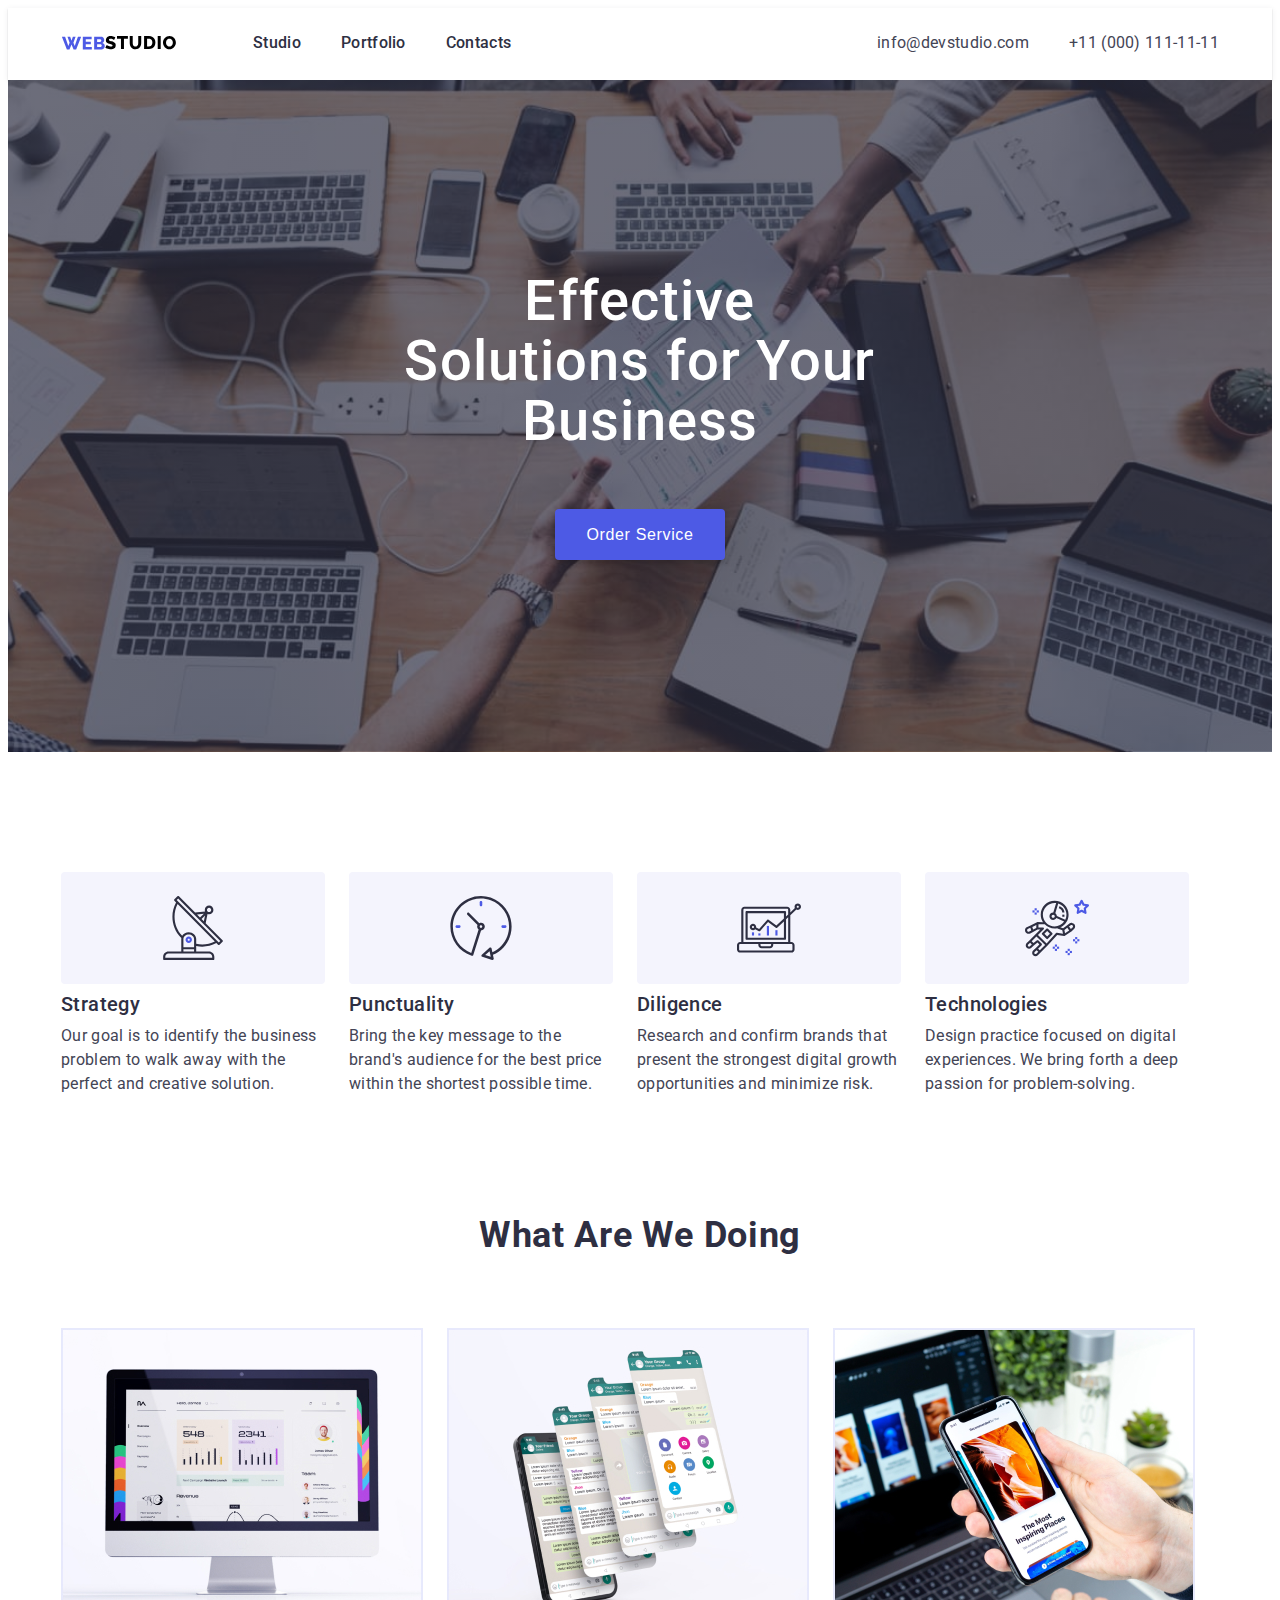
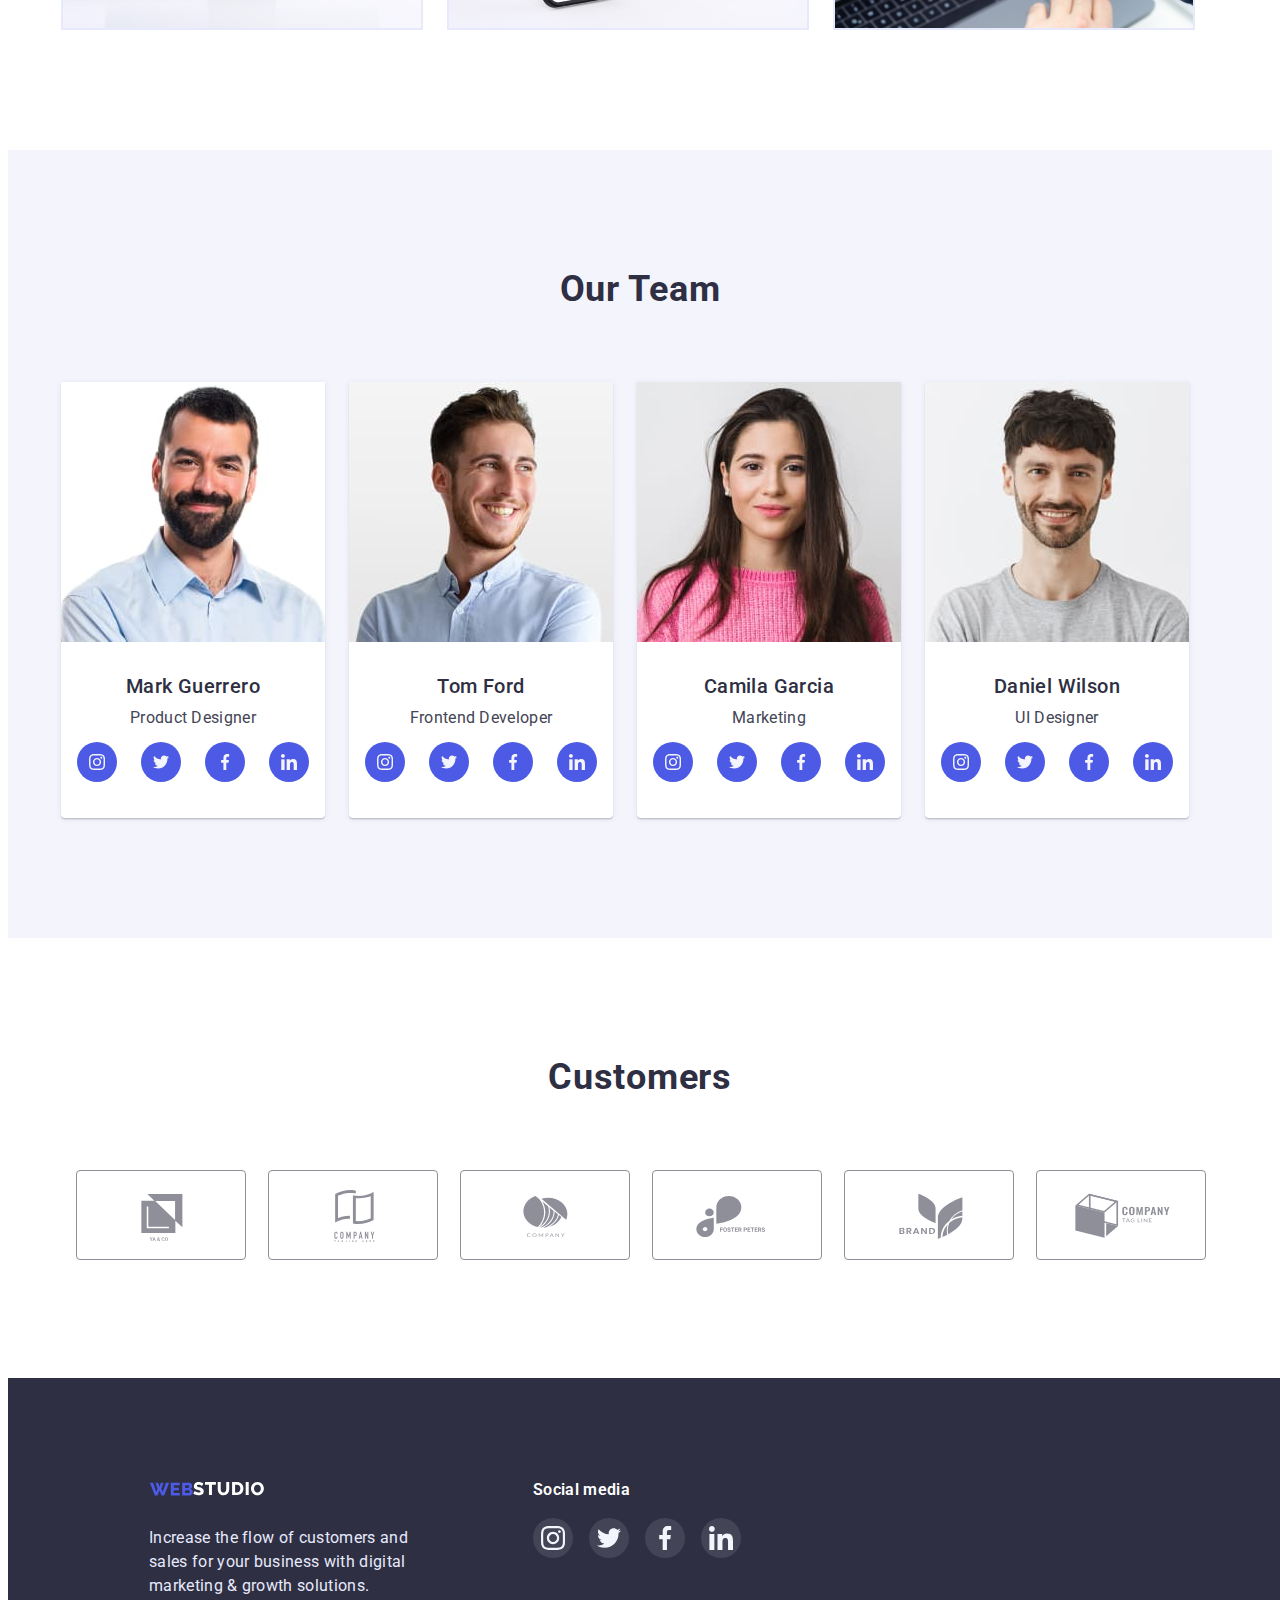
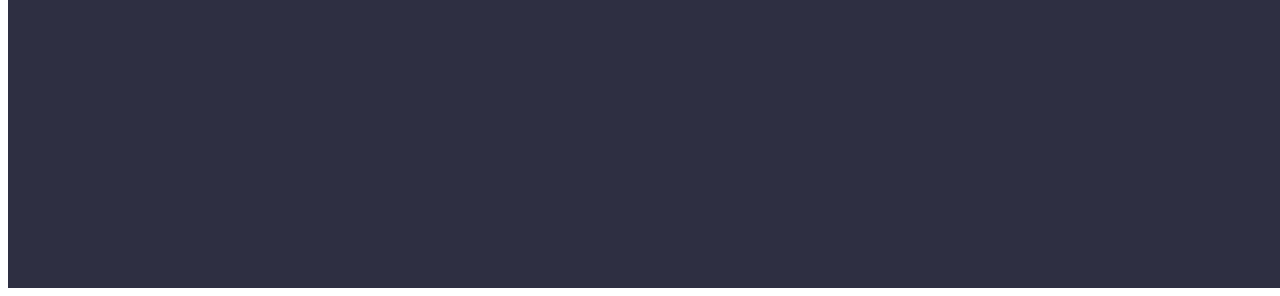
<file: index.html>
<!DOCTYPE html>
<html lang="en">
  <head>
    <meta charset="UTF-8" />
    <meta http-equiv="X-UA-Compatible" content="IE=edge" />
    <meta name="viewport" content="width=device-width, initial-scale=1.0" />

    <title>WebStudio</title>

    <!--fon-family-->

    <link rel="preconnect" href="https://fonts.googleapis.com" />
    <link rel="preconnect" href="https://fonts.gstatic.com" crossorigin />
    <link
      href="https://fonts.googleapis.com/css2?family=Raleway:wght@800&family=Roboto:wght@400;500;700;900&display=swap"
      rel="stylesheet"
    />

    <!--nornalize-->

    <link
      rel="stylesheet"
      href="https://cdnjs.cloudflare.com/ajax/libs/modern-normalize/1.1.0/modern-normalize.min.css"
      integrity="sha512-wpPYUAdjBVSE4KJnH1VR1HeZfpl1ub8YT/NKx4PuQ5NmX2tKuGu6U/JRp5y+Y8XG2tV+wKQpNHVUX03MfMFn9Q=="
      crossorigin="anonymous"
      referrerpolicy="no-referrer"
    />

    <!--base styles-->

    <link rel="stylesheet" href="./css/styles.css" />
  </head>

  <body>
    <!--Header-->
    <header class="page-header">
      <div class="container">
        <nav class="main-nav">
          <div class="logo-web">
            <a class="logo span link" href="/">
              <svg class="icon-Web" width="44" height="22">
                <use href="./images/icons.svg.svg#icon-Web"></use>
              </svg>
              <svg class="icon-Studio" width="71" height="22">
                <use href="./images/icons.svg.svg#icon-Studio"></use>
              </svg>
            </a>
          </div>

          <ul class="nav-list list">
            <li class="nav-item">
              <a class="nav-link link" href="./index.html">Studio</a>
            </li>
            <li class="nav-item">
              <a class="nav-link link" href="./portfolio.html">Portfolio</a>
            </li>
            <li class="nav-item">
              <a class="nav-link link" href="">Contacts</a>
            </li>
          </ul>
        </nav>
        <ul class="list contact-main">
          <li class="contact-item">
            <a class="contact-link link" href="mailto:info@devstudio.com">info@devstudio.com</a>
          </li>
          <li class="contact-item">
            <a class="contact-link link" href="tel:+11(000)1111111">+11 (000) 111-11-11</a>
          </li>
        </ul>
      </div>
    </header>

    <!--Maim Content-->
    <main>
      <section class="hero section overlay">
        <div class="container">
          <h1 class="hero-title">Effective Solutions for Your Business</h1>
          <button class="button" type="button">Order Service</button>
        </div>
      </section>

      <section class="service section">
        <div class="container">
          <h2 class="visually-hidden">Privileges</h2>
          <ul class="flex-container list feoture-list">
            <li class="service-list">
              <div class="thumb">
                <svg class="service-icon">
                  <use href="./images/icons.svg.svg#icon-antenna"></use>
                </svg>
              </div>
              <h3 class="service-title">Strategy</h3>
              <p class="flex-text">
                Our goal is to identify the business problem to walk away with the perfect and
                creative solution.
              </p>
            </li>
            <li class="service-list">
              <div class="thumb">
                <svg class="service-icon">
                  <use href="./images/icons.svg.svg#icon-clock"></use>
                </svg>
              </div>
              <h3 class="service-title">Punctuality</h3>
              <p class="flex-text">
                Bring the key message to the brand's audience for the best price within the shortest
                possible time.
              </p>
            </li>
            <li class="service-list">
              <div class="thumb">
                <svg class="service-icon">
                  <use href="./images/icons.svg.svg#icon-diagram"></use>
                </svg>
              </div>
              <h3 class="service-title">Diligence</h3>
              <p class="flex-text">
                Research and confirm brands that present the strongest digital growth opportunities
                and minimize risk.
              </p>
            </li>
            <li class="service-list">
              <div class="thumb">
                <svg class="service-icon">
                  <use href="./images/icons.svg.svg#icon-astronaut"></use>
                </svg>
              </div>
              <h3 class="service-title">Technologies</h3>
              <p class="flex-text">
                Design practice focused on digital experiences. We bring forth a deep passion for
                problem-solving.
              </p>
            </li>
          </ul>
        </div>
      </section>

      <section class="gallery-section section">
        <div class="container">
          <h2 class="section-title">What are we doing</h2>
          <ul class="list section-images">
            <li class="section-img">
              <img src="./images/gallery/desktop.jpg" alt="desktop" width="360" height="300" />
            </li>
            <li class="section-img">
              <img src="./images/gallery/display.jpg" alt="display" width="360" height="300" />
            </li>
            <li class="section-img">
              <img src="./images/gallery/phone.jpg" alt="phone" width="360" height="300" />
            </li>
          </ul>
        </div>
      </section>

      <section class="about section">
        <div class="container">
          <h2 class="section-title">Our Team</h2>
          <ul class="list about-list">
            <li class="about-item">
              <div class="card">
                <img src="./images/about/mark.jpg" alt="photo Mark" width="264" height="260" />
              </div>
              <div class="team-content-wraper">
                <h3 class="team-name">Mark Guerrero</h3>
                <p class="team-position">Product Designer</p>
                <ul class="social-list list">
                  <li class="social-list-item">
                    <a href="#" class="social-list-item-link">
                      <svg class="social-list-icon" width="16" height="16">
                        <use href="./images/icons.svg.svg#icon-instagram"></use>
                      </svg>
                    </a>
                  </li>
                  <li class="social-list-item">
                    <a href="#" class="social-list-item-link">
                      <svg class="social-list-icon" width="16" height="16">
                        <use href="./images/icons.svg.svg#icon-twitter"></use>
                      </svg>
                    </a>
                  </li>
                  <li class="social-list-item">
                    <a href="#" class="social-list-item-link">
                      <svg class="social-list-icon" width="16" height="16">
                        <use href="./images/icons.svg.svg#icon-facebook"></use>
                      </svg>
                    </a>
                  </li>
                  <li class="social-list-item">
                    <a href="#" class="social-list-item-link">
                      <svg class="social-list-icon" width="16" height="16">
                        <use href="./images/icons.svg.svg#icon-linkedin"></use>
                      </svg>
                    </a>
                  </li>
                </ul>
              </div>
            </li>

            <li class="about-item">
              <div class="card">
                <img src="./images/about/tom.jpg" alt="photo Tom" width="264" height="260" />
              </div>
              <div class="team-content-wraper">
                <h3 class="team-name">Tom Ford</h3>
                <p class="team-position">Frontend Developer</p>
                <ul class="social-list list">
                  <li class="social-list-item">
                    <a href="#" class="social-list-item-link">
                      <svg class="social-list-icon" width="16" height="16">
                        <use href="./images/icons.svg.svg#icon-instagram"></use>
                      </svg>
                    </a>
                  </li>
                  <li class="social-list-item">
                    <a href="#" class="social-list-item-link">
                      <svg class="social-list-icon" width="16" height="16">
                        <use href="./images/icons.svg.svg#icon-twitter"></use>
                      </svg>
                    </a>
                  </li>
                  <li class="social-list-item">
                    <a href="#" class="social-list-item-link">
                      <svg class="social-list-icon" width="16" height="16">
                        <use href="./images/icons.svg.svg#icon-facebook"></use>
                      </svg>
                    </a>
                  </li>
                  <li class="social-list-item">
                    <a href="#" class="social-list-item-link">
                      <svg class="social-list-icon" width="16" height="16">
                        <use href="./images/icons.svg.svg#icon-linkedin"></use>
                      </svg>
                    </a>
                  </li>
                </ul>
              </div>
            </li>

            <li class="about-item">
              <div class="card">
                <img src="./images/about/camila.jpg" alt="photo Camila" width="264" height="260" />
              </div>
              <div class="team-content-wraper">
                <h3 class="team-name">Camila Garcia</h3>
                <p class="team-position">Marketing</p>
                <ul class="social-list list">
                  <li class="social-list-item">
                    <a href="#" class="social-list-item-link">
                      <svg class="social-list-icon" width="16" height="16">
                        <use href="./images/icons.svg.svg#icon-instagram"></use>
                      </svg>
                    </a>
                  </li>
                  <li class="social-list-item">
                    <a href="#" class="social-list-item-link">
                      <svg class="social-list-icon" width="16" height="16">
                        <use href="./images/icons.svg.svg#icon-twitter"></use>
                      </svg>
                    </a>
                  </li>
                  <li class="social-list-item">
                    <a href="#" class="social-list-item-link">
                      <svg class="social-list-icon" width="16" height="16">
                        <use href="./images/icons.svg.svg#icon-facebook"></use>
                      </svg>
                    </a>
                  </li>
                  <li class="social-list-item">
                    <a href="#" class="social-list-item-link">
                      <svg class="social-list-icon" width="16" height="16">
                        <use href="./images/icons.svg.svg#icon-linkedin"></use>
                      </svg>
                    </a>
                  </li>
                </ul>
              </div>
            </li>

            <li class="about-item">
              <div class="card">
                <img src="./images/about/daniel.jpg" alt="photo Daniel" width="264" height="260" />
              </div>
              <div class="team-content-wraper">
                <h3 class="team-name">Daniel Wilson</h3>
                <p class="team-position">UI Designer</p>
                <ul class="social-list list">
                  <li class="social-list-item">
                    <a href="#" class="social-list-item-link">
                      <svg class="social-list-icon" width="16" height="16">
                        <use href="./images/icons.svg.svg#icon-instagram"></use>
                      </svg>
                    </a>
                  </li>
                  <li class="social-list-item">
                    <a href="#" class="social-list-item-link">
                      <svg class="social-list-icon" width="16" height="16">
                        <use href="./images/icons.svg.svg#icon-twitter"></use>
                      </svg>
                    </a>
                  </li>
                  <li class="social-list-item">
                    <a href="#" class="social-list-item-link">
                      <svg class="social-list-icon" width="16" height="16">
                        <use href="./images/icons.svg.svg#icon-facebook"></use>
                      </svg>
                    </a>
                  </li>
                  <li class="social-list-item">
                    <a href="#" class="social-list-item-link">
                      <svg class="social-list-icon" width="16" height="16">
                        <use href="./images/icons.svg.svg#icon-linkedin"></use>
                      </svg>
                    </a>
                  </li>
                </ul>
              </div>
            </li>
          </ul>
        </div>
      </section>
      <section class="section-customers">
        <div class="container">
          <h2 class="section-title">Customers</h2>
          <ul class="list customers-list">
            <li class="customers-item">
              <a href="#" class="customers-list-item">
                <svg class="customers-icon">
                  <use href="./images/icons.svg.svg#icon-Logo"></use>
                </svg>
              </a>
            </li>
            <li class="customers-item">
              <a href="#" class="customers-list-item">
                <svg class="customers-icon">
                  <use href="./images/icons.svg.svg#icon-Logo-1"></use>
                </svg>
              </a>
            </li>
            <li class="customers-item">
              <a href="#" class="customers-list-item">
                <svg class="customers-icon">
                  <use href="./images/icons.svg.svg#icon-Logo-2"></use>
                </svg>
              </a>
            </li>
            <li class="customers-item">
              <a href="#" class="customers-list-item">
                <svg class="customers-icon">
                  <use href="./images/icons.svg.svg#icon-Logo-3"></use>
                </svg>
              </a>
            </li>
            <li class="customers-item">
              <a href="#" class="customers-list-item">
                <svg class="customers-icon">
                  <use href="./images/icons.svg.svg#icon-Logo-5"></use>
                </svg>
              </a>
            </li>
            <li class="customers-item">
              <a href="#" class="customers-list-item">
                <svg class="customers-icon">
                  <use href="./images/icons.svg.svg#icon-Logo-4"></use>
                </svg>
              </a>
            </li>
          </ul>
        </div>
      </section>
    </main>

    <!--Footer -->
    <footer class="footer">
      <div class="container container-wrapper">
        <div>
          <a class="logo-box span link" href="/">
            <svg class="footer-icon-Web" width="44" height="22">
              <use href="./images/icons.svg.svg#icon-Web"></use>
            </svg>
            <svg class="footer-icon-Studio" width="71" height="22">
              <use href="./images/icons.svg.svg#icon-Studio"></use>
            </svg>
          </a>
          <p class="footer-text">
            Increase the flow of customers and sales for your business with digital marketing &
            growth solutions.
          </p>
        </div>
        <div class="container-social-media">
          <h3 class="footer-social-media">Social media</h3>
          <ul class="social-list social-media list">
            <li class="social-list-item">
              <a href="#" class="social-list-item-link footer-social">
                <svg class="footer-social-list-icon" width="16" height="16">
                  <use href="./images/icons.svg.svg#icon-instagram"></use>
                </svg>
              </a>
            </li>
            <li class="social-list-item">
              <a href="#" class="social-list-item-link footer-social">
                <svg class="footer-social-list-icon" width="16" height="16">
                  <use href="./images/icons.svg.svg#icon-twitter"></use>
                </svg>
              </a>
            </li>
            <li class="social-list-item">
              <a href="#" class="social-list-item-link footer-social">
                <svg class="footer-social-list-icon" width="16" height="16">
                  <use href="./images/icons.svg.svg#icon-facebook"></use>
                </svg>
              </a>
            </li>
            <li class="social-list-item">
              <a href="#" class="social-list-item-link footer-social">
                <svg class="footer-social-list-icon" width="16" height="16">
                  <use href="./images/icons.svg.svg#icon-linkedin"></use>
                </svg>
              </a>
            </li>
          </ul>
        </div>
      </div>
    </footer>
  </body>
</html>
</file>
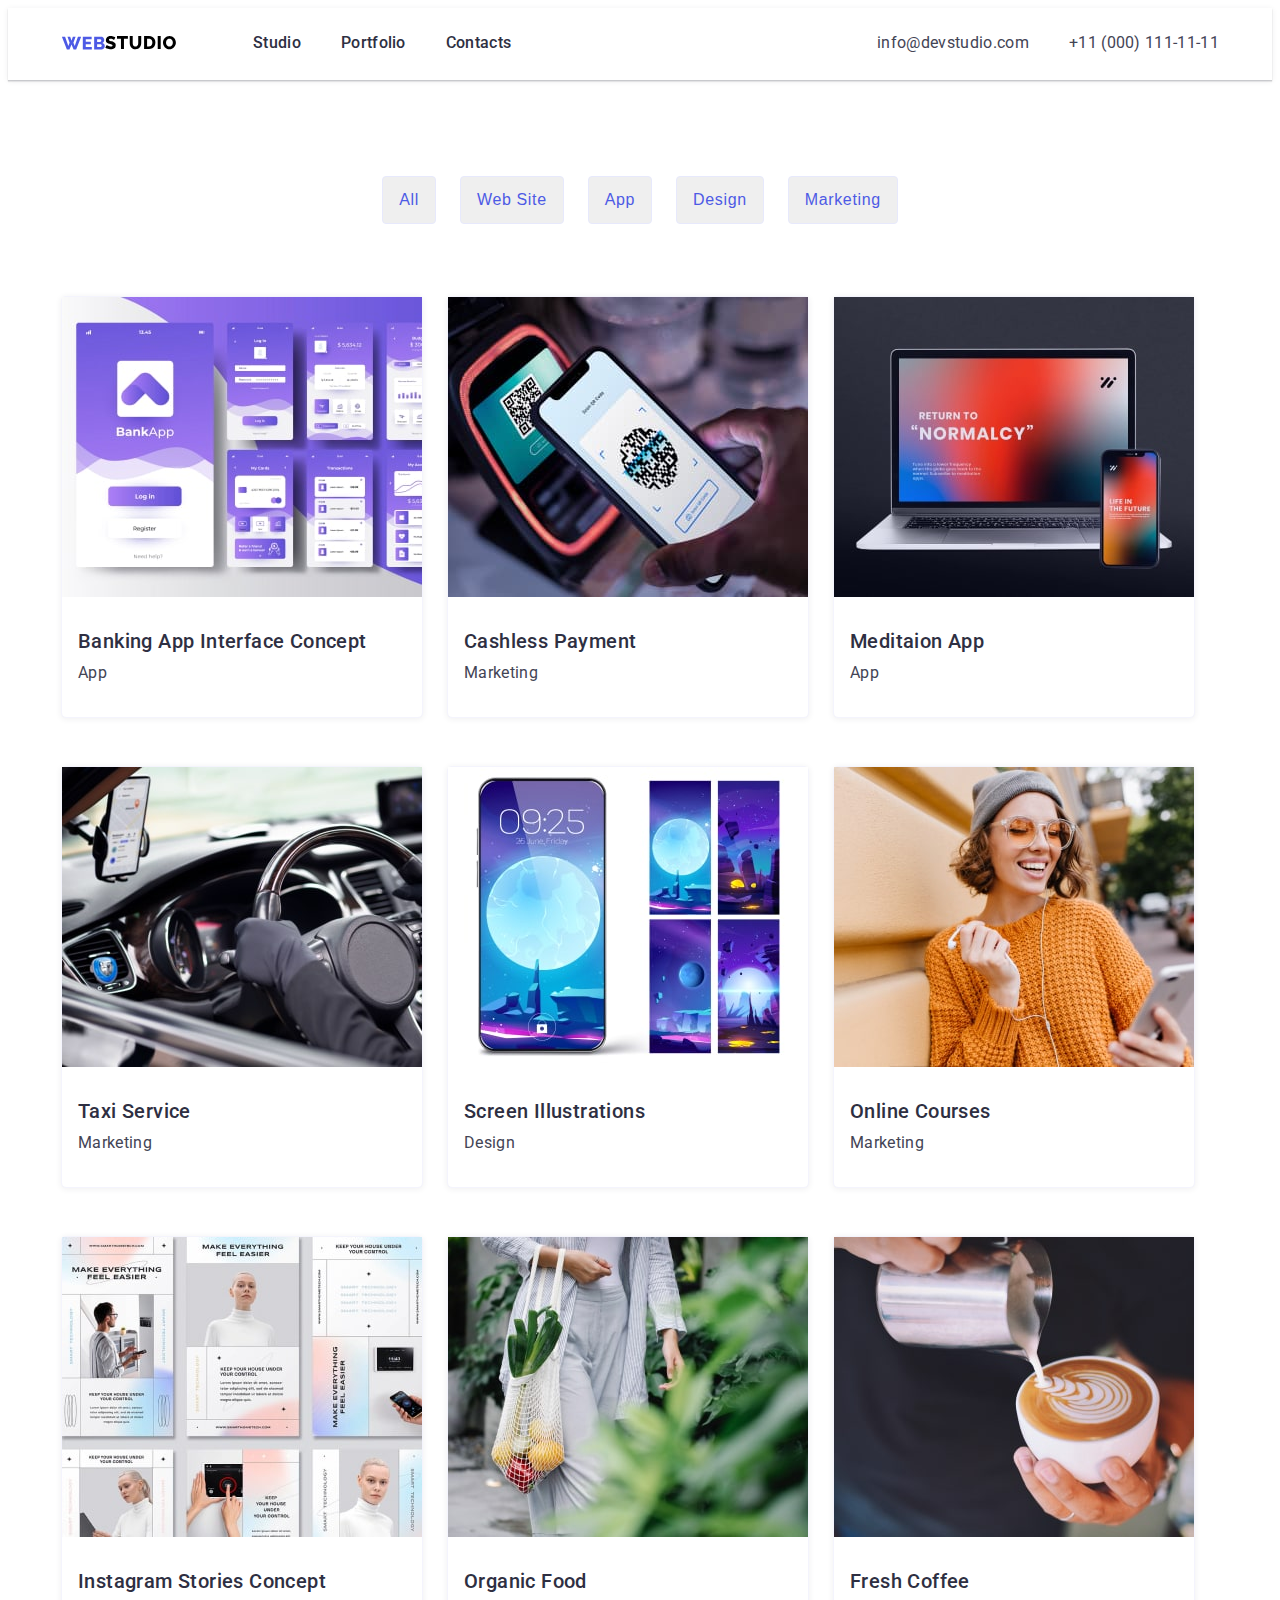
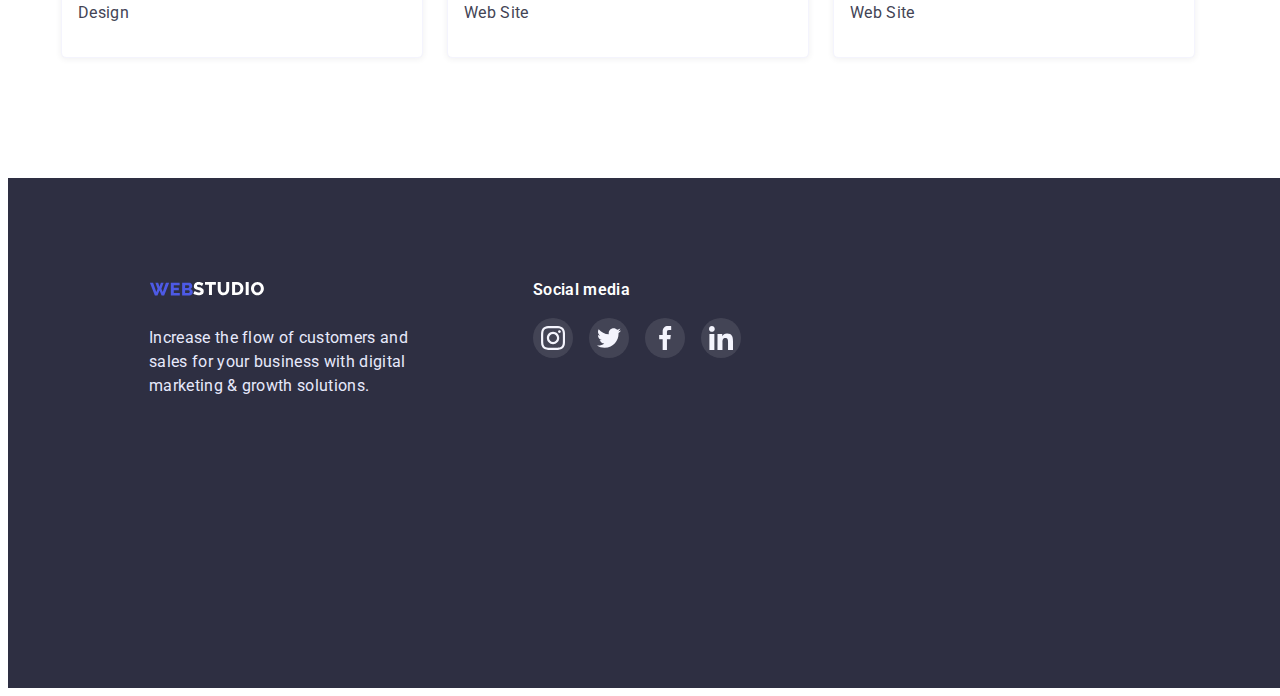
<file: portfolio.html>
<!DOCTYPE html>
<html lang="en">
  <head>
    <meta charset="UTF-8" />
    <meta http-equiv="X-UA-Compatible" content="IE=edge" />
    <meta name="viewport" content="width=device-width, initial-scale=1.0" />
    <title>Portfolio</title>

    <!--nornalize-->

    <link
      rel="stylesheet"
      href="https://cdnjs.cloudflare.com/ajax/libs/modern-normalize/1.1.0/modern-normalize.min.css"
      integrity="sha512-wpPYUAdjBVSE4KJnH1VR1HeZfpl1ub8YT/NKx4PuQ5NmX2tKuGu6U/JRp5y+Y8XG2tV+wKQpNHVUX03MfMFn9Q=="
      crossorigin="anonymous"
      referrerpolicy="no-referrer"
    />

    <!--fon-family-->

    <link rel="preconnect" href="https://fonts.googleapis.com" />
    <link rel="preconnect" href="https://fonts.gstatic.com" crossorigin />
    <link
      href="https://fonts.googleapis.com/css2?family=Raleway:wght@800&family=Roboto:wght@400;500;700;900&display=swap"
      rel="stylesheet"
    />

    <!--base styles-->

    <link rel="stylesheet" href="./css/styles.css" />
  </head>

  <body>
    <!--Header-->
    <header class="page-header">
      <div class="container">
        <nav class="main-nav">
          <div class="logo-web">
            <a class="logo span link" href="/">
              <svg class="icon-Web" width="44" height="22">
                <use href="./images/icons.svg.svg#icon-Web"></use>
              </svg>
              <svg class="icon-Studio" width="71" height="22">
                <use href="./images/icons.svg.svg#icon-Studio"></use>
              </svg>
            </a>
          </div>

          <ul class="nav-list list">
            <li class="nav-item">
              <a class="nav-link link" href="./index.html">Studio</a>
            </li>
            <li class="nav-item">
              <a class="nav-link link" href="">Portfolio</a>
            </li>
            <li class="nav-item">
              <a class="nav-link link" href="">Contacts</a>
            </li>
          </ul>
        </nav>
        <ul class="list contact-main">
          <li class="contact-item">
            <a class="contact-link link" href="mailto:info@devstudio.com">info@devstudio.com</a>
          </li>
          <li class="contact-item">
            <a class="contact-link link" href="tel:+11(000)1111111">+11 (000) 111-11-11</a>
          </li>
        </ul>
      </div>
    </header>

    <!--Maint Content-->
    <main>
      <section class="portfolio-main section">
        <div class="container">
          <h1 class="visually-hidden">Portfolio</h1>
          <ul class="list container-motol">
            <li><button class="motol-btn" type="button">All</button></li>
            <li><button class="motol-btn" type="button">Web Site</button></li>
            <li><button class="motol-btn" type="button">App</button></li>
            <li><button class="motol-btn" type="button">Design</button></li>
            <li><button class="motol-btn" type="button">Marketing</button></li>
          </ul>
          <ul class="list card-list">
            <li class="portfolio-card">
              <a href="#" class="portfolio-card-list">
                <img src="./images/galleri/photo-1.jpg" alt="photo-1" width="360" height="300" />
                <div class="fon-text-card">
                  <h2 class="project-title">Banking App Interface Concept</h2>
                  <p class="project-text">App</p>
                </div>
              </a>
            </li>

            <li class="portfolio-card">
              <a href="#" class="portfolio-card-list">
                <img src="./images/galleri/photo-2.jpg" alt="photo-2" width="360" height="300" />
                <div class="fon-text-card">
                  <h2 class="project-title">Cashless Payment</h2>
                  <p class="project-text">Marketing</p>
                </div>
              </a>
            </li>

            <li class="portfolio-card">
              <a href="#" class="portfolio-card-list">
                <img src="./images/galleri/photo-3.jpg" alt="photo-3" width="360" height="300" />
                <div class="fon-text-card">
                  <h2 class="project-title">Meditaion App</h2>
                  <p class="project-text">App</p>
                </div>
              </a>
            </li>

            <li class="portfolio-card">
              <a href="#" class="portfolio-card-list">
                <img src="./images/galleri-a/car.jpg" alt="car" width="360" height="300" />
                <div class="fon-text-card">
                  <h2 class="project-title">Taxi Service</h2>
                  <p class="project-text">Marketing</p>
                </div>
              </a>
            </li>

            <li class="portfolio-card">
              <a href="#" class="portfolio-card-list">
                <img src="./images/galleri-a/phone.jpg" alt="phone" width="360" height="300" />
                <div class="fon-text-card">
                  <h2 class="project-title">Screen Illustrations</h2>
                  <p class="project-text">Design</p>
                </div>
              </a>
            </li>

            <li class="portfolio-card">
              <a href="#" class="portfolio-card-list">
                <img src="./images/galleri-a/girl.jpg" alt="girl" width="360" height="300" />
                <div class="fon-text-card">
                  <h2 class="project-title">Online Courses</h2>
                  <p class="project-text">Marketing</p>
                </div>
              </a>
            </li>

            <li class="portfolio-card">
              <a href="#" class="portfolio-card-list">
                <img
                  src="./images/galleri-b/different.jpg"
                  alt="different"
                  width="360"
                  height="300"
                />
                <div class="fon-text-card">
                  <h2 class="project-title">Instagram Stories Concept</h2>
                  <p class="project-text">Design</p>
                </div>
              </a>
            </li>

            <li class="portfolio-card">
              <a href="#" class="portfolio-card-list">
                <img src="./images/galleri-b/bag.jpg" alt="bag" width="360" height="300" />
                <div class="fon-text-card">
                  <h2 class="project-title">Organic Food</h2>
                  <p class="project-text">Web Site</p>
                </div>
              </a>
            </li>

            <li class="portfolio-card">
              <a href="" class="portfolio-card-list">
                <img src="./images/galleri-b/coffee.jpg" alt="coffee" width="360" height="300" />
                <div class="fon-text-card">
                  <h2 class="project-title">Fresh Coffee</h2>
                  <p class="project-text">Web Site</p>
                </div>
              </a>
            </li>
          </ul>
        </div>
      </section>
    </main>

    <!--Footer-->
    <footer class="footer">
      <div class="container container-wrapper">
        <div>
          <h2 class="visually-hidden">Footer</h2>
          <a class="logo-box span link" href="/">
            <svg class="footer-icon-Web" width="44" height="22">
              <use href="./images/icons.svg.svg#icon-Web"></use>
            </svg>
            <svg class="footer-icon-Studio" width="71" height="22">
              <use href="./images/icons.svg.svg#icon-Studio"></use>
            </svg>
          </a>
          <p class="footer-text">
            Increase the flow of customers and sales for your business with digital marketing &
            growth solutions.
          </p>
        </div>
        <div class="container-social-media">
          <h3 class="footer-social-media">Social media</h3>
          <ul class="social-list social-media list">
            <li class="social-list-item">
              <a href="#" class="social-list-item-link footer-social">
                <svg class="footer-social-list-icon" width="16" height="16">
                  <use href="./images/icons.svg.svg#icon-instagram"></use>
                </svg>
              </a>
            </li>
            <li class="social-list-item">
              <a href="#" class="social-list-item-link footer-social">
                <svg class="footer-social-list-icon" width="16" height="16">
                  <use href="./images/icons.svg.svg#icon-twitter"></use>
                </svg>
              </a>
            </li>
            <li class="social-list-item">
              <a href="#" class="social-list-item-link footer-social">
                <svg class="footer-social-list-icon" width="16" height="16">
                  <use href="./images/icons.svg.svg#icon-facebook"></use>
                </svg>
              </a>
            </li>
            <li class="social-list-item">
              <a href="#" class="social-list-item-link footer-social">
                <svg class="footer-social-list-icon" width="16" height="16">
                  <use href="./images/icons.svg.svg#icon-linkedin"></use>
                </svg>
              </a>
            </li>
          </ul>
        </div>
      </div>
    </footer>
  </body>
</html>
</file>
<file: css/styles.css>
:root {
  --color-interactive: #9747ff;
  --color-item: #2e2f42;
  --color-main: #ffffff;
  --color-information: #434455;
  --color-active: #4d5ae5;

  --font-main: 'Roboto', sans-serif;
  --font-secondary: 'Raleway' sans-serif;
}

body {
  font-family: var(--font-main);
  background: var(--color-main);
  font-size: 16px;
  color: var(--color-item);
}

/*  reset */

h1,
h2,
h3,
h4,
h5,
h6,
p {
  margin: 0;
}

/*  ul */
.list {
  list-style: none;
  padding: 0;
  margin: 0;
}

.link {
  text-decoration: none;
}

img {
  display: block;
  max-width: 100%;
  height: auto;
}

address {
  font-style: normal;
}

.container {
  margin-right: auto;
  margin-left: auto;
  padding-left: 15px;
  padding-right: 15px;
  width: 1158px;
}

section {
  padding-top: 120px;
  padding-bottom: 120px;
}

.visually-hidden {
  position: absolute;
  width: 1px;
  height: 1px;
  margin: -1px;
  border: 0;
  padding: 0;

  white-space: nowrap;
  clip-path: inset(100%);
  clip: rect(0 0 0 0);
  overflow: hidden;
}

/*================Header==================*/

.page-header {
  height: 72px;
  box-shadow: 0px 2px 1px rgba(46, 47, 66, 0.08), 0px 1px 1px rgba(46, 47, 66, 0.16),
    0px 1px 6px rgba(46, 47, 66, 0.08);
}

.page-header > .container {
  display: flex;
  align-items: center;
}

.logo {
  display: flex;
  font-family: var(--font-secondary);
  font-weight: 800;
  font-size: 18px;
  line-height: 1.33;
  color: var(--color-item);
  text-transform: uppercase;
}

.main-nav {
  display: flex;
  align-items: center;
}

.logo-web {
  margin-right: 77px;
}

.icon-Web {
  fill: var(--color-active);
}

.icon-Web:hover {
  fill: black;
}

.icon-Studio:hover {
  fill: var(--color-active);
}

.nav-list {
  display: flex;
}

.nav-link {
  display: block;
  padding-top: 24px;
  padding-bottom: 24px;

  font-weight: 500;
  line-height: 1.33;
  letter-spacing: 0.02em;
  color: var(--color-item);
}

.nav-item {
  margin-right: 40px;
}

.nav-list .nav-item:last-child {
  margin-right: 0px;
}

.contact-main {
  display: flex;
  margin-left: auto;
}

.contact-link {
  line-height: 1.5;
  letter-spacing: 0.02em;
  color: var(--color-information);
}

.contact-main .contact-item:not(:last-child) {
  margin-right: 40px;
}

.nav-link:hover,
.logo-box:hover,
.logo:hover,
.contact-link:hover {
  color: var(--color-interactive);
}

/*================Main Content================ */

.overlay {
  max-width: 1440px;
  margin-left: auto;
  margin-right: auto;
  background-image: linear-gradient(rgba(46, 47, 66, 0.7), rgba(46, 47, 66, 0.7)),
    url('../images/people-office/office.jpg');
  background-repeat: no-repeat;
  background-position: center;
  background-size: cover;
}

.hero {
  padding: 192px 0;
  text-align: center;
  background-color: var(--color-item);
}

.hero-title {
  font-weight: 500;
  font-size: 56px;
  line-height: 1.07;

  width: 492px;
  margin-left: auto;
  margin-right: auto;
  margin-bottom: 57px;

  letter-spacing: 0.02em;
  color: var(--color-main);
}

.button {
  font-weight: 500;
  font-size: 16px;
  line-height: 1.19;
  cursor: pointer;
  letter-spacing: 0.04em;
  color: var(--color-main);
  width: 170px;
  height: 51px;

  background-color: var(--color-active);
  box-shadow: 0px 4px 4px rgba(0, 0, 0, 0.15);
  border-radius: 4px;
  border: none;
}

.button:hover {
  background-color: var(--color-active);
  box-shadow: 0px 1px 6px rgba(46, 47, 66, 0.08), 0px 1px 1px rgba(46, 47, 66, 0.16),
    0px 2px 1px rgba(46, 47, 66, 0.08);
  border-radius: 4px;
}

.button:active {
  background: #404bbf;
  box-shadow: 0px 4px 4px rgba(0, 0, 0, 0.15);
  border-radius: 4px;
}

/* Privileges */

.service {
  padding-bottom: 0;
}

.thumb {
  display: flex;
  width: 264px;
  height: 112px;
  margin-bottom: 8px;

  justify-content: center;
  align-items: center;

  background: #f4f4fd;
  border-radius: 4px;
}

.service-icon {
  width: 64px;
  height: 64px;
}

.flex-container {
  display: flex;
  gap: 24px;
}

.service-list {
  width: 264px;
}

.service-title {
  font-weight: 500;
  font-size: 20px;
  line-height: 1.2;

  letter-spacing: 0.02em;
  color: var(--color-item);

  margin-bottom: 8px;
}

.flex-text {
  font-size: 16px;
  line-height: 1.5;

  letter-spacing: 0.02em;
  color: var(--color-information);
}

/* gallery-section */

.section-images {
  display: flex;
  gap: 24px;
}

.section-img {
  border: 1px solid #e7e9fc;
}

/* about */

.about {
  background-color: #f4f4fd;
}

.about-list {
  display: flex;
  height: 436px;
  gap: 24px;
}

.about-item {
  background-color: var(--color-main);
  box-shadow: 0px 1px 6px rgba(46, 47, 66, 0.08), 0px 1px 1px rgba(46, 47, 66, 0.16),
    0px 2px 1px rgba(46, 47, 66, 0.08);
  border-radius: 0px 0px 4px 4px;
}

.card {
  width: 264px;
  height: 260px;
}

.team-content-wraper {
  text-align: center;
  padding-top: 32px;
  padding-bottom: 32px;
}

.team-name {
  font-weight: 500;
  font-size: 20px;
  line-height: 1.2;
  margin-bottom: 8px;
  letter-spacing: 0.02em;
  color: var(--color-item);
}

.team-position {
  margin-bottom: 12px;
}

.team-position,
.service-text {
  line-height: 1.5;
  letter-spacing: 0.02em;
  color: var(--color-information);
}

.section-title {
  margin-bottom: 72px;
  font-weight: 700;
  font-size: 36px;
  line-height: 1.11;
  text-align: center;
  letter-spacing: 0.02em;
  text-transform: capitalize;
  color: var(--color-item);
}

.social-list {
  display: flex;
  justify-content: center;
  gap: 24px;
}

.social-list-item-link {
  display: flex;
  flex-direction: row;
  justify-content: center;
  align-items: center;
  width: 40px;
  height: 40px;
  border-radius: 50%;
  background-color: #4d5ae5;
}

.social-list-item-link:hover,
.social-list-item-link:focus {
  background-color: #404bbf;
}

/* section-Customers */

.customers-list {
  display: flex;
  justify-content: center;
  gap: 24px;
}

.customers-item {
  width: 168px;
  height: 88px;
}

.customers-item:hover {
  border-color: #404bbf;
}

.customers-list-item {
  display: flex;
  justify-content: center;
  align-items: center;
  cursor: pointer;
  width: 100%;
  height: 100%;
  fill: #8e8f99;
  border: 1px solid #8e8f99;
  border-radius: 4px;
}
.customers-list-item:focus,
.customers-list-item:hover {
  border-color: #404bbf;
  fill: var(--color-active);
}

.customers-list-item:hover svg,
.customers-list-item:focus svg {
  border-color: #404bbf;
  fill: var(--color-active);
}

.customers-icon {
  display: flex;
  height: 56px;
  fill: #8e8f99;
}

/*==================== Footer ==================*/

.footer {
  padding: 100px 0;

  min-width: 1440px;
  height: 310px;

  background-color: var(--color-item);
}

.logo-box {
  display: flex;
  font-weight: 800;
  font-size: 18px;
  line-height: 1.33;
  height: 32px;
  color: var(--color-item);
  text-transform: uppercase;
  text-shadow: 0px 4px 4px rgba(0, 0, 0, 0.25);
  color: var(--color-main);
}

.footer-text {
  margin-top: 16px;
  width: 264px;
  line-height: 1.5;
  letter-spacing: 0.02em;
  color: #e7e9fc;
}

.container-wrapper {
  display: flex;
}

.container-social-media {
  margin-left: 120px;

  width: 208px;
  height: 80px;
}

.footer-social-media {
  font-weight: 600;
  font-size: 16px;
  line-height: 1.5;
  margin-bottom: 16px;
  letter-spacing: 0.02em;

  color: var(--color-main);
}

.social-media {
  display: flex;
  flex-direction: row;
  align-items: flex-start;
  padding: 0px;
  gap: 16px;
}

.footer-social {
  background-color: rgba(255, 255, 255, 0.1);
}

.footer-social:hover,
.footer-social:focus {
  background-color: #31d0aa;
}

.footer-icon-Web {
  fill: var(--color-active);
}

.footer-icon-Studio {
  fill: var(--color-main);
}

.footer-icon-Web:hover {
  fill: var(--color-main);
}

.footer-icon-Studio:hover {
  fill: var(--color-active);
}

.footer-social-list-icon {
  width: 24px;
  height: 24px;
}
/*================PORTFOLIO==================*/

.portfolio-main {
  padding-top: 96px;
}

.container-motol {
  display: flex;
  justify-content: center;

  margin-bottom: 72px;

  margin-left: auto;
  margin-right: auto;

  gap: 24px;
}

.motol-btn {
  font-weight: 500;
  font-size: 16px;
  line-height: 1.18;
  letter-spacing: 0.04em;
  color: var(--color-active);
  cursor: pointer;

  padding: 8px 16px;
  height: 48px;

  border: 1px solid #e7e9fc;
  border-radius: 4px;
}

.motol-btn:hover,
.motol-btn:focus {
  background-color: var(--color-active);
  color: var(--color-main);
  box-shadow: 0px 3px 1px rgba(0, 0, 0, 0.1), 0px 2px 1px rgba(0, 0, 0, 0.08),
    0px 2px 2px rgba(0, 0, 0, 0.12);
}

.card-list {
  display: flex;
  flex-wrap: wrap;

  gap: 48px 24px;
}

.portfolio-card-list {
  text-decoration: none;
  cursor: pointer;
}

.portfolio-card {
  width: 360px;
  height: 420px;

  background-color: var(--color-main);
  border-radius: 5px;

  border: 0.5px solid #f4f4fd;
  box-shadow: 0px 1px 6px rgba(46, 47, 66, 0.08);
}

.portfolio-card:hover,
.portfolio-card:focus {
  box-shadow: 0px 1px 6px rgba(46, 47, 66, 0.08), 0px 1px 1px rgba(46, 47, 66, 0.16),
    0px 2px 1px rgba(46, 47, 66, 0.08);
}

.fon-text-card {
  padding: 32px 16px;
}

.project-title {
  margin-bottom: 8px;
  font-weight: 500;
  font-size: 20px;
  line-height: 1.2;
  letter-spacing: 0.02em;
  color: var(--color-item);
}

.project-text {
  line-height: 1.5;
  letter-spacing: 0.02em;
  color: var(--color-information);
}
</file>
